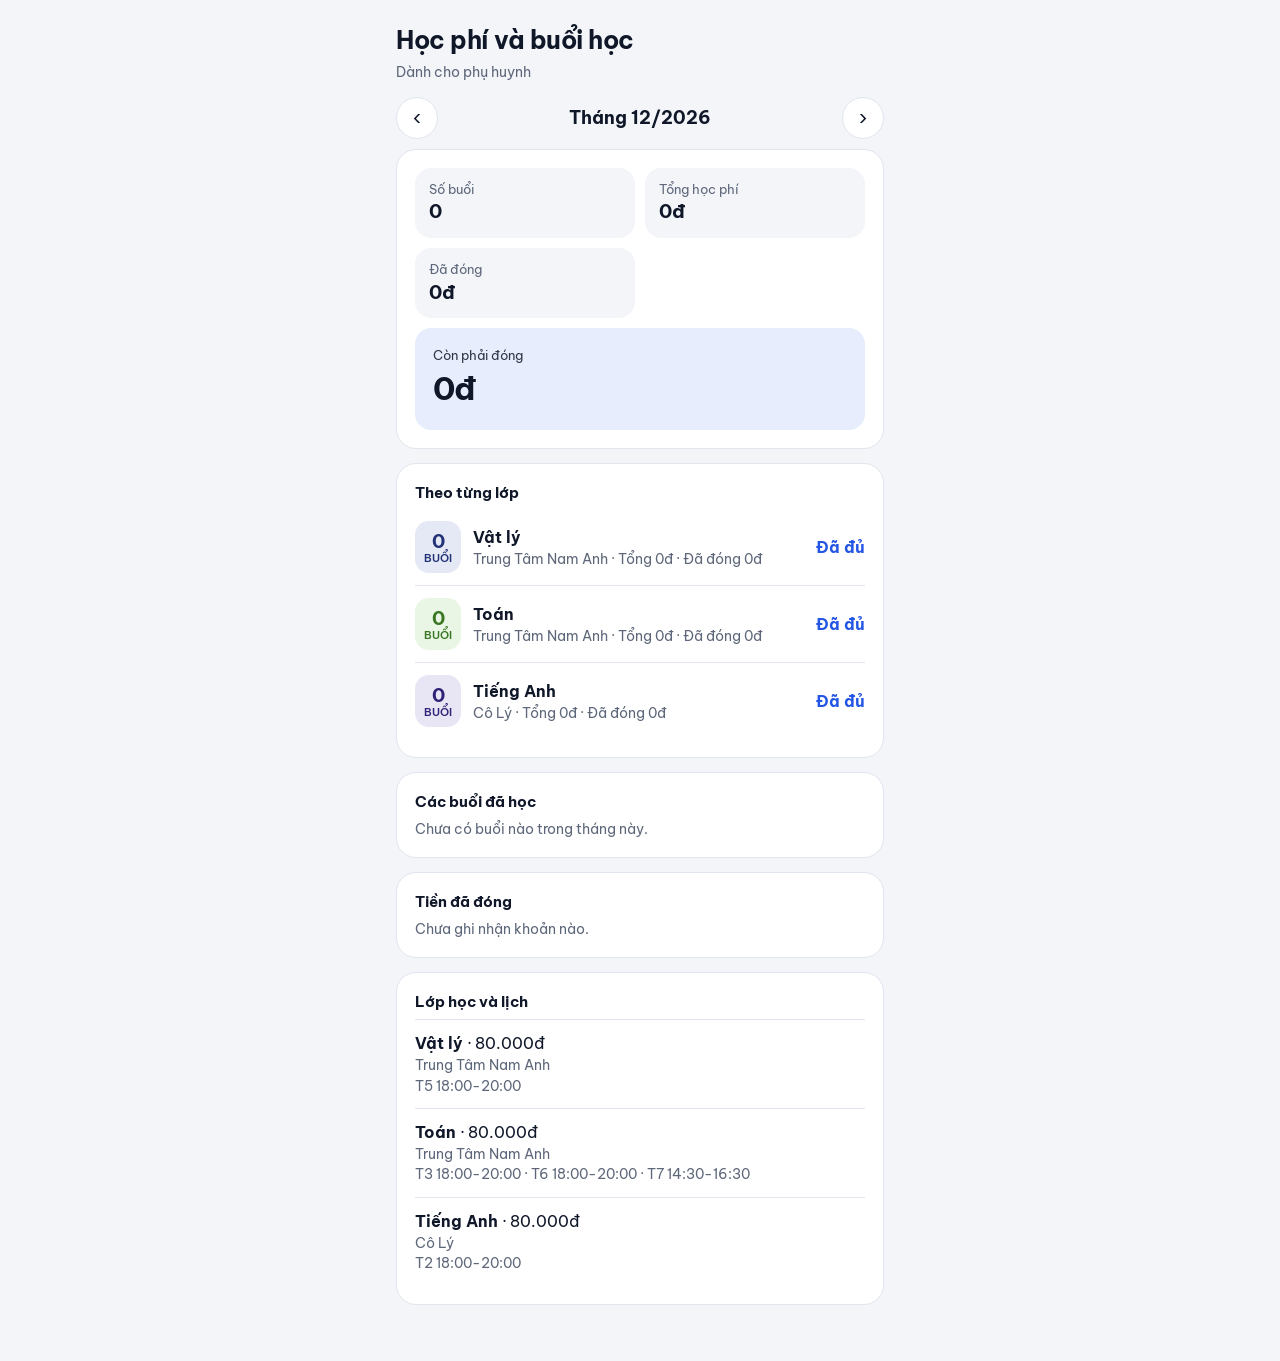
<file: index.html>
<!doctype html>
<html lang="vi"><head><meta charset="utf-8">
<meta name="viewport" content="width=device-width, initial-scale=1, viewport-fit=cover">
<title>Học phí và buổi học</title>
<link rel="apple-touch-icon" href="hoc-phi.png">
<link rel="icon" type="image/png" href="hoc-phi.png">
<meta name="apple-mobile-web-app-title" content="Học phí">
<link rel="stylesheet" href="https://fonts.googleapis.com/css2?family=Be+Vietnam+Pro:wght@400;600;700&display=swap">
<link rel="stylesheet" href="style.css?v=3"></head>
<body data-mode="parent"><div class="wrap" id="app"></div>
<script src="config.js?v=3"></script><script src="app.js?v=3"></script></body></html>
</file>
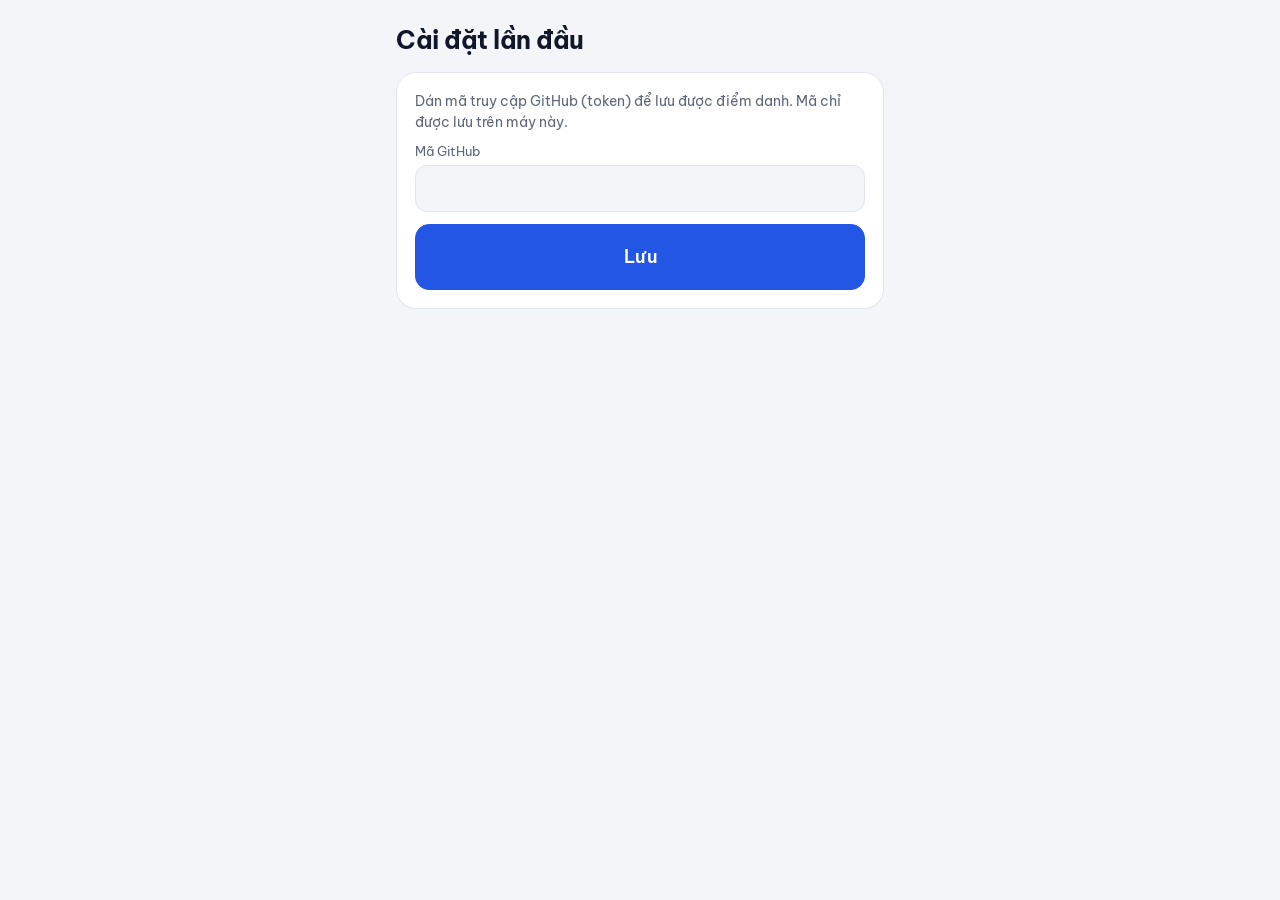
<file: admin.html>
<!doctype html>
<html lang="vi"><head><meta charset="utf-8">
<meta name="viewport" content="width=device-width, initial-scale=1, viewport-fit=cover">
<meta name="robots" content="noindex"><title>Điểm danh</title>
<link rel="apple-touch-icon" href="icon.png">
<link rel="icon" type="image/png" href="icon.png">
<meta name="apple-mobile-web-app-title" content="Điểm danh">
<link rel="stylesheet" href="https://fonts.googleapis.com/css2?family=Be+Vietnam+Pro:wght@400;600;700&display=swap">
<link rel="stylesheet" href="style.css?v=3"></head>
<body data-mode="admin"><div class="wrap" id="app"></div>
<script src="config.js?v=3"></script><script src="app.js?v=3"></script></body></html>
</file>
<file: style.css>
:root{--bg:#f3f5f9;--card:#fff;--tx:#0f1729;--mu:#5d6779;--ac:#2456e5;--ac2:#e7edfc;--bd:#e1e5ed;--on:#fff;--bad:#d4281c;color-scheme:light;box-sizing:border-box;padding-top:env(safe-area-inset-top,0);padding-bottom:env(safe-area-inset-bottom,0)}
*{box-sizing:border-box}
body{margin:0;background:var(--bg);color:var(--tx);font:16px/1.45 "Be Vietnam Pro",system-ui,-apple-system,"Segoe UI",Roboto,sans-serif}
.wrap{max-width:520px;margin:0 auto;padding:22px 16px 56px}
h1{font-size:25px;letter-spacing:-.02em;margin:0 0 4px}
h2{font-size:15px;margin:0 0 6px}
.mu{color:var(--mu);font-size:14px}.mid{padding:48px 0;text-align:center}
.lk{color:var(--ac);font-size:14px;font-weight:600;text-decoration:none}
.card{background:var(--card);border:1px solid var(--bd);border-radius:20px;padding:18px;margin-top:14px}
.row{display:flex;align-items:center;justify-content:space-between;gap:8px}
button{font:inherit;cursor:pointer;border:1px solid var(--bd);background:var(--card);color:var(--tx);border-radius:12px;padding:10px 14px;transition:transform .12s}
button:active{transform:scale(.97)}
button.p{background:var(--ac);color:var(--on);border-color:var(--ac);font-weight:600}
button.big{width:100%;padding:19px;font-size:18px;border-radius:14px;margin-top:12px}
button.g{border:none;background:none;color:var(--ac);padding:6px 8px;font-weight:600}
button.x{border:none;background:none;color:var(--mu);padding:6px 10px}
.mn{display:flex;align-items:center;justify-content:space-between;margin-top:14px}
.mn b{font-size:18px}.mn button{width:42px;height:42px;border-radius:50%;padding:0;font-size:20px}
.stats{display:grid;grid-template-columns:1fr 1fr;gap:10px}
.stat{background:var(--bg);border-radius:16px;padding:12px 14px}
.stat span{display:block;font-size:13px;color:var(--mu)}
.stat b{font-size:19px;font-variant-numeric:tabular-nums}
.stat.due{grid-column:1/-1;background:var(--ac);color:var(--on);padding:18px}
.stat.due span{color:inherit;opacity:.85}.stat.due b{font-size:32px;letter-spacing:-.02em}
.stat.due.ok{background:var(--ac2);color:var(--tx)}
.item{display:flex;align-items:center;justify-content:space-between;gap:8px;padding:12px 0;border-top:1px solid var(--bd)}
.item:first-of-type{border-top:none}
.item .l{display:flex;align-items:center;gap:12px}
.item .row span{font-weight:600;font-variant-numeric:tabular-nums}
.dtb{width:46px;height:52px;border-radius:14px;flex:none;display:flex;flex-direction:column;align-items:center;justify-content:center;line-height:1.1;background:hsl(var(--h) 45% 93%);color:hsl(var(--h) 55% 30%)}
.dtb b{font-size:19px}.dtb span{font-size:11px;font-weight:600;text-transform:uppercase}
.cls{font-size:28px;font-weight:700;letter-spacing:-.02em;margin:4px 0 6px}
.cap{font-size:12px;font-weight:600;letter-spacing:.06em;text-transform:uppercase;color:var(--ac)}
input,select{font:inherit;width:100%;padding:11px 12px;border:1px solid var(--bd);border-radius:12px;background:var(--bg);color:var(--tx)}
input:focus,select:focus{outline:2px solid var(--ac);outline-offset:1px}
label{display:block;font-size:13px;color:var(--mu);margin:10px 0 4px}
.sh{position:fixed;inset:0;background:rgba(15,23,41,.45);display:flex;align-items:flex-end;justify-content:center;z-index:20}
.sh>div{background:var(--card);width:100%;max-width:520px;max-height:88%;overflow:auto;border-radius:26px 26px 0 0;padding:18px 16px calc(18px + env(safe-area-inset-bottom,0))}
.pick{display:block;width:100%;text-align:left;margin-top:8px;border-radius:16px;padding:12px 14px}
.pick.on{border-color:var(--ac);background:var(--ac2)}
.sl{display:grid;grid-template-columns:1.2fr 1fr 1fr auto;gap:6px;margin-top:6px;align-items:center}
.t{position:fixed;left:50%;bottom:calc(24px + env(safe-area-inset-bottom,0));transform:translateX(-50%);background:var(--tx);color:var(--bg);padding:11px 18px;border-radius:999px;z-index:40;font-size:14px;max-width:90%}
.alert{background:#fff4e5;border:1px solid #f1d49b;color:#6b3f00;border-radius:16px;padding:14px 16px;margin-top:14px;font-size:14px}
.alert b{display:block;font-size:15px;margin-bottom:4px}
</file>
